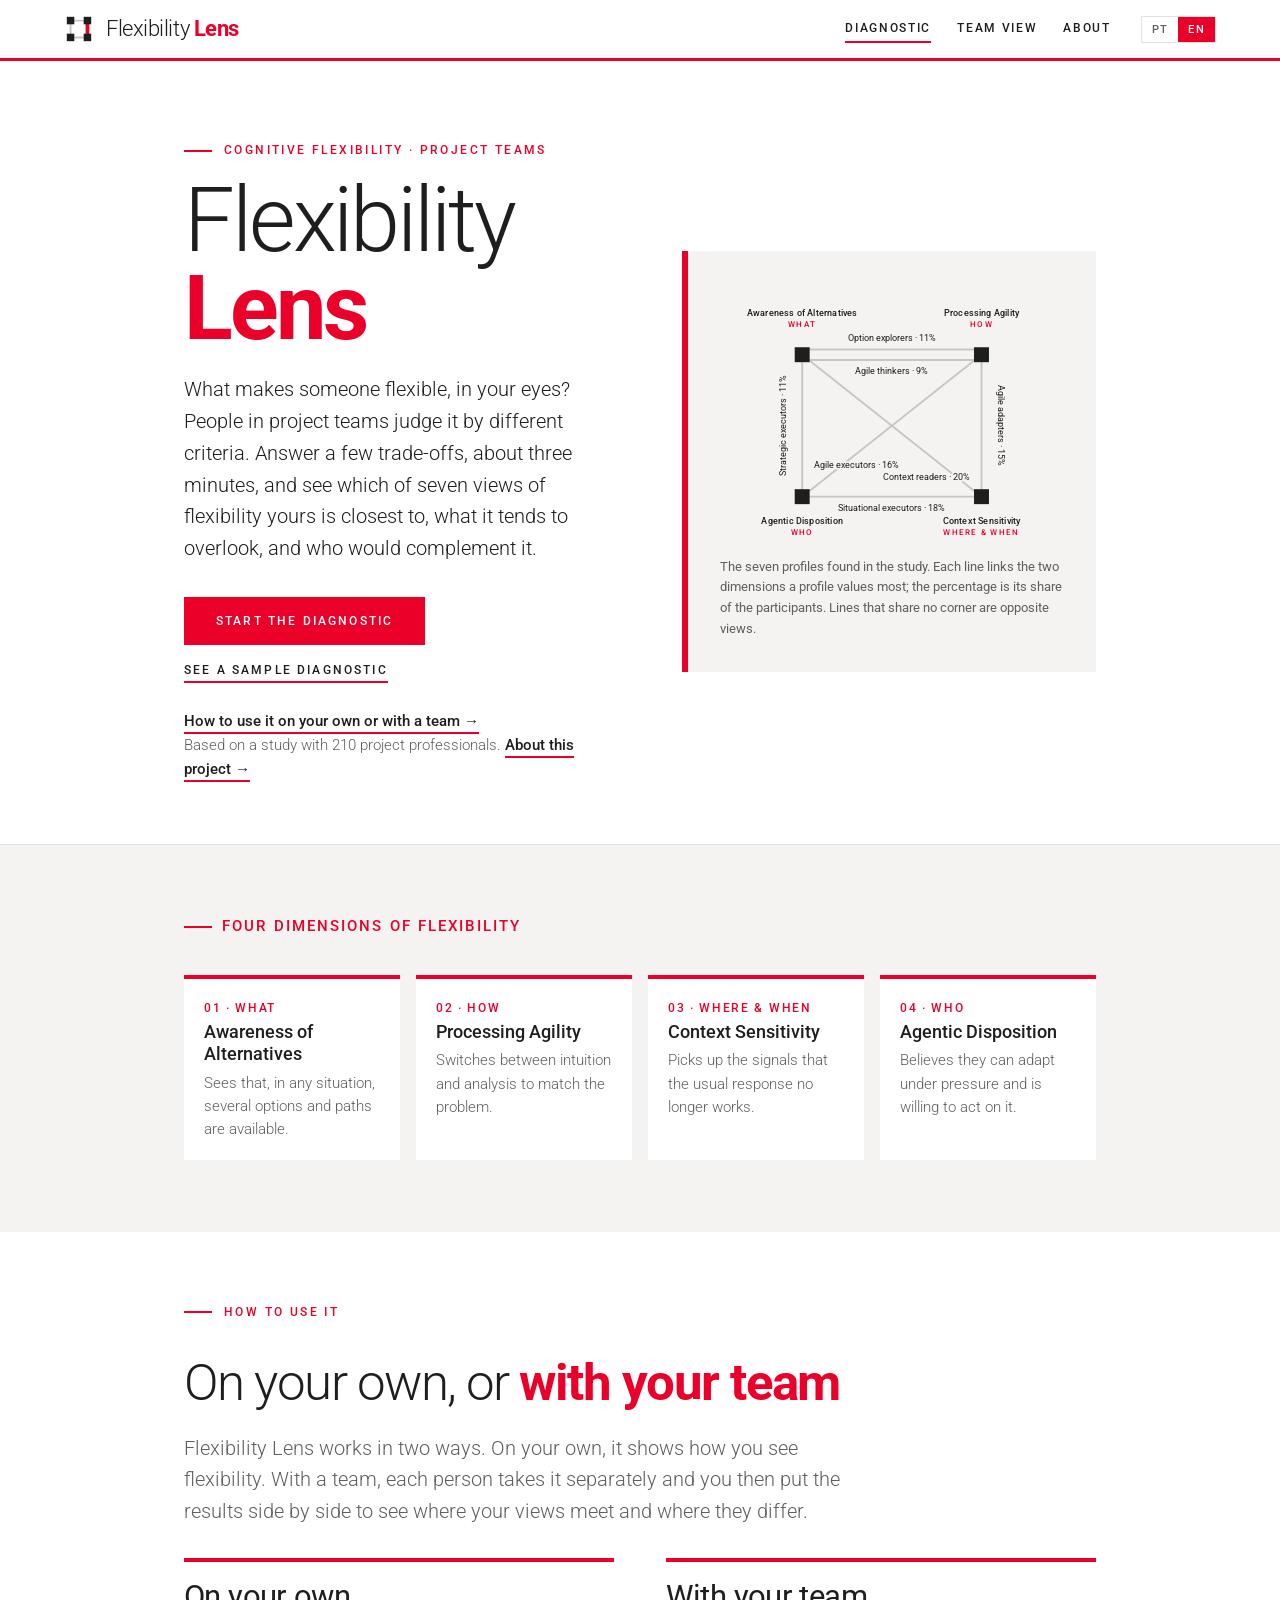
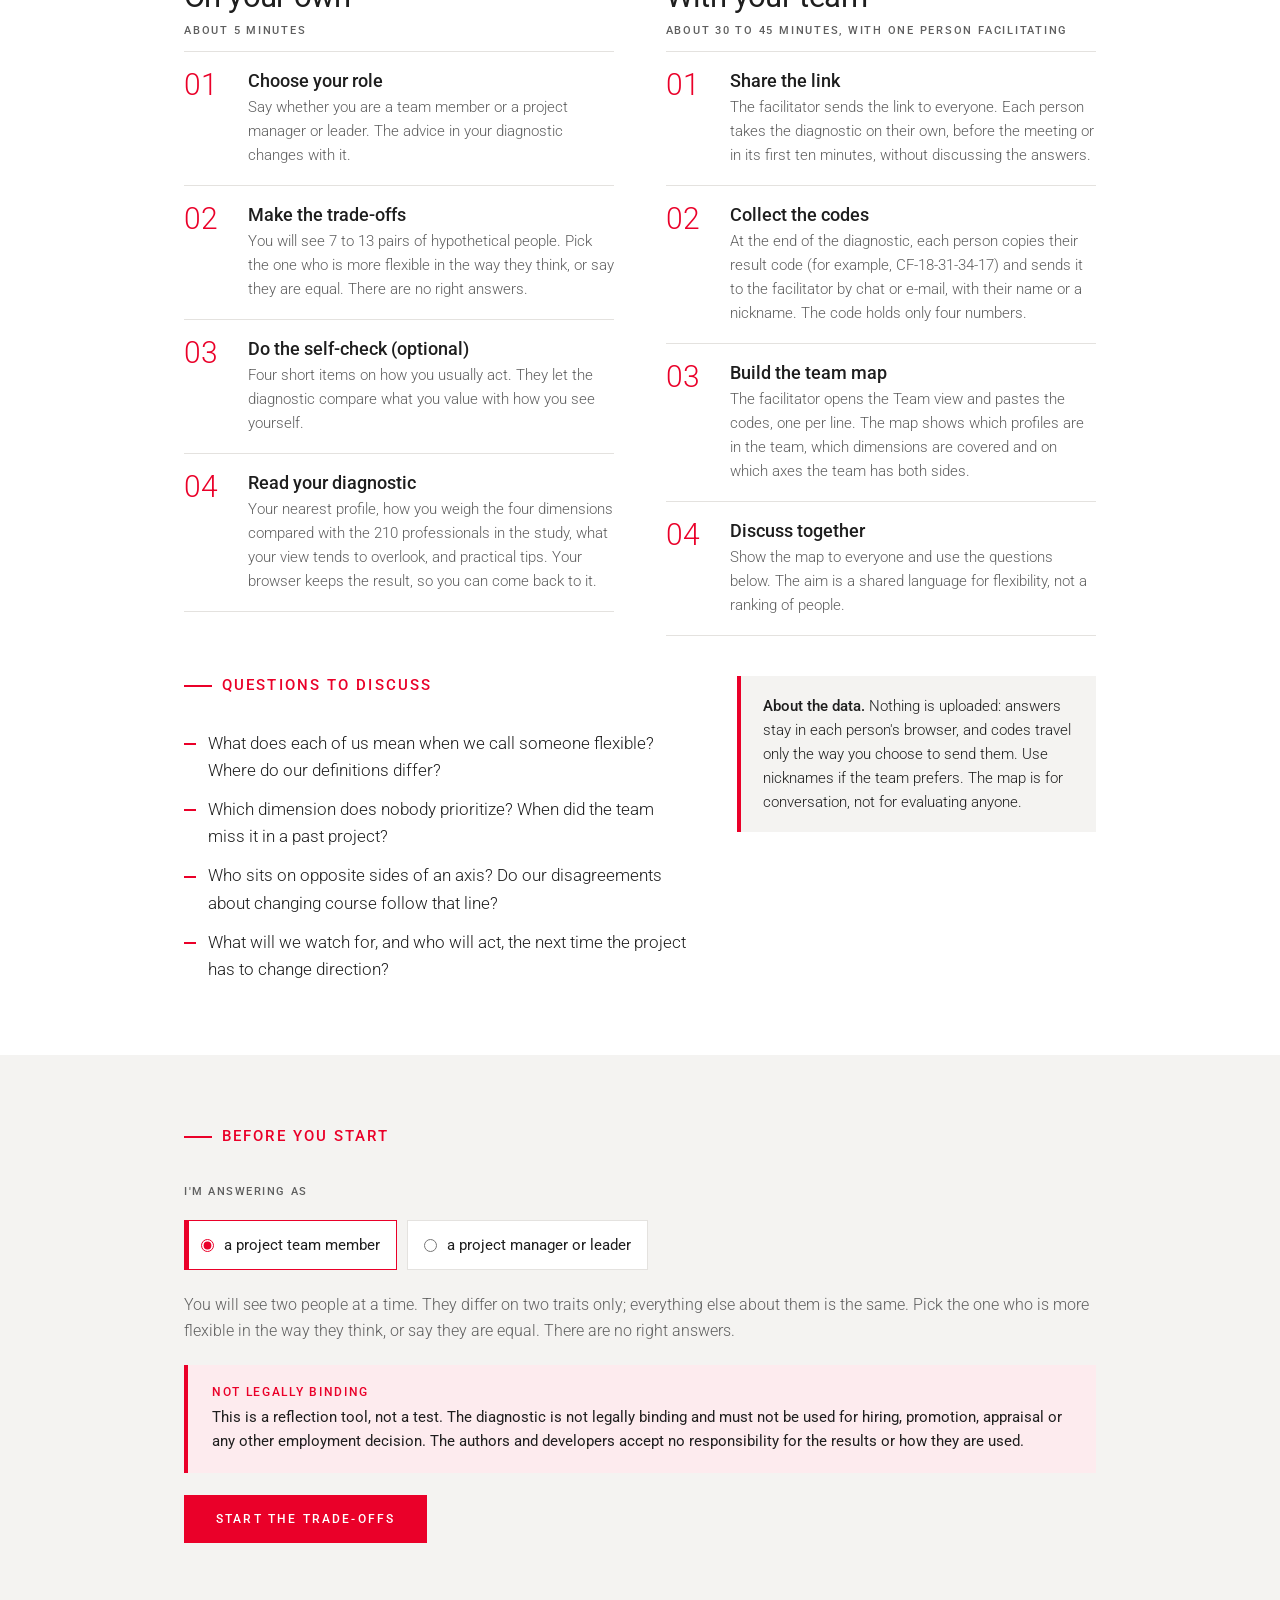
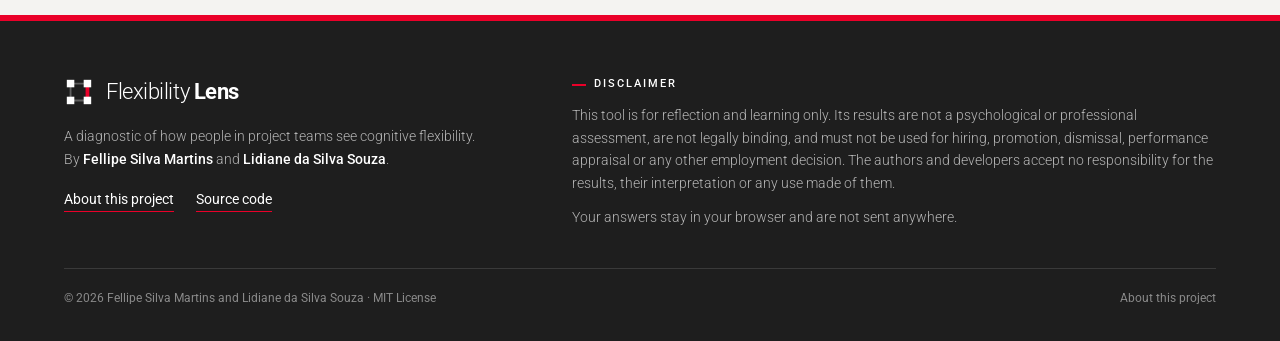
<file: index.html>
<!doctype html>
<html lang="en">
<head>
<meta charset="utf-8">
<meta name="viewport" content="width=device-width, initial-scale=1">
<title>Flexibility Lens</title>
<meta name="description" content="Which view of cognitive flexibility do you hold? A short diagnostic for project managers and team members, based on a study with 210 professionals. Em português e inglês.">
<meta name="author" content="Fellipe Silva Martins and Lidiane da Silva Souza">
<meta name="theme-color" content="#EA0029">
<meta property="og:type" content="website">
<meta property="og:title" content="Flexibility Lens">
<meta property="og:description" content="Which view of cognitive flexibility do you hold? A diagnostic for project managers and team members.">
<link rel="icon" type="image/svg+xml" href="assets/icon.svg">
<link rel="preconnect" href="https://fonts.googleapis.com"><link rel="preconnect" href="https://fonts.gstatic.com" crossorigin>
<link href="https://fonts.googleapis.com/css2?family=Roboto:wght@300;400;500;700&display=swap" rel="stylesheet">
<link rel="stylesheet" href="app.css">
</head>
<body>
<header class="top">
  <a href="./" class="wordmark" aria-label="Flexibility Lens, home"><svg viewBox="0 0 32 32" aria-hidden="true"><path d="M7 7H25V25H7Z" fill="none" stroke="#C9C6C1" stroke-width="2"/><path d="M25 7V25" stroke="#EA0029" stroke-width="4"/><rect x="3" y="3" width="8" height="8" fill="#1E1E1E"/><rect x="21" y="3" width="8" height="8" fill="#1E1E1E"/><rect x="21" y="21" width="8" height="8" fill="#1E1E1E"/><rect x="3" y="21" width="8" height="8" fill="#1E1E1E"/></svg><span>Flexibility <strong>Lens</strong></span></a>
  <nav class="tabs" aria-label="Sections">
    <button id="tab-me" aria-selected="true" data-t="navMe">Diagnostic</button>
    <button id="tab-team" aria-selected="false" data-t="navTeam">Team view</button>
    <a href="about/" data-about data-t="navAbout">About</a>
    <span class="lang" role="group" aria-label="Language / Idioma"><button data-lang="pt" aria-pressed="false">PT</button><button data-lang="en" aria-pressed="true">EN</button></span>
  </nav>
</header>

<main>
  <div id="view-me"></div>
  <div id="view-team" hidden></div>
</main>

<footer>
  <div class="foot-grid">
    <div>
      <a href="./" class="wordmark" aria-label="Flexibility Lens, home"><svg viewBox="0 0 32 32" aria-hidden="true"><path d="M7 7H25V25H7Z" fill="none" stroke="#5F5F5F" stroke-width="2"/><path d="M25 7V25" stroke="#EA0029" stroke-width="4"/><rect x="3" y="3" width="8" height="8" fill="#FFFFFF"/><rect x="21" y="3" width="8" height="8" fill="#FFFFFF"/><rect x="21" y="21" width="8" height="8" fill="#FFFFFF"/><rect x="3" y="21" width="8" height="8" fill="#FFFFFF"/></svg><span>Flexibility <strong>Lens</strong></span></a>
      <p data-t="footLine">A diagnostic of how people in project teams see cognitive flexibility.<br>By <strong>Fellipe Silva Martins</strong> and <strong>Lidiane da Silva Souza</strong>.</p>
      <div class="links"><a class="u" href="about/" data-about data-t="footAbout">About this project</a><a class="u" href="https://github.com/AI-LAB-MACKENZIE/flexibility-lens" data-t="footCode">Source code</a></div>
    </div>
    <div>
      <h5 data-t="footDiscH">Disclaimer</h5>
      <p data-t="footDisc">This tool is for reflection and learning only. Its results are not a psychological or professional assessment, are not legally binding, and must not be used for hiring, promotion, dismissal, performance appraisal or any other employment decision. The authors and developers accept no responsibility for the results, their interpretation or any use made of them.</p>
      <p data-t="footPriv">Your answers stay in your browser and are not sent anywhere.</p>
    </div>
  </div>
  <div class="foot-bottom"><span>© 2026 Fellipe Silva Martins and Lidiane da Silva Souza · MIT License</span><span><a href="about/" data-about data-t="footAbout">About this project</a></span></div>
</footer>
<script src="app.js"></script>
</body>
</html>
</file>
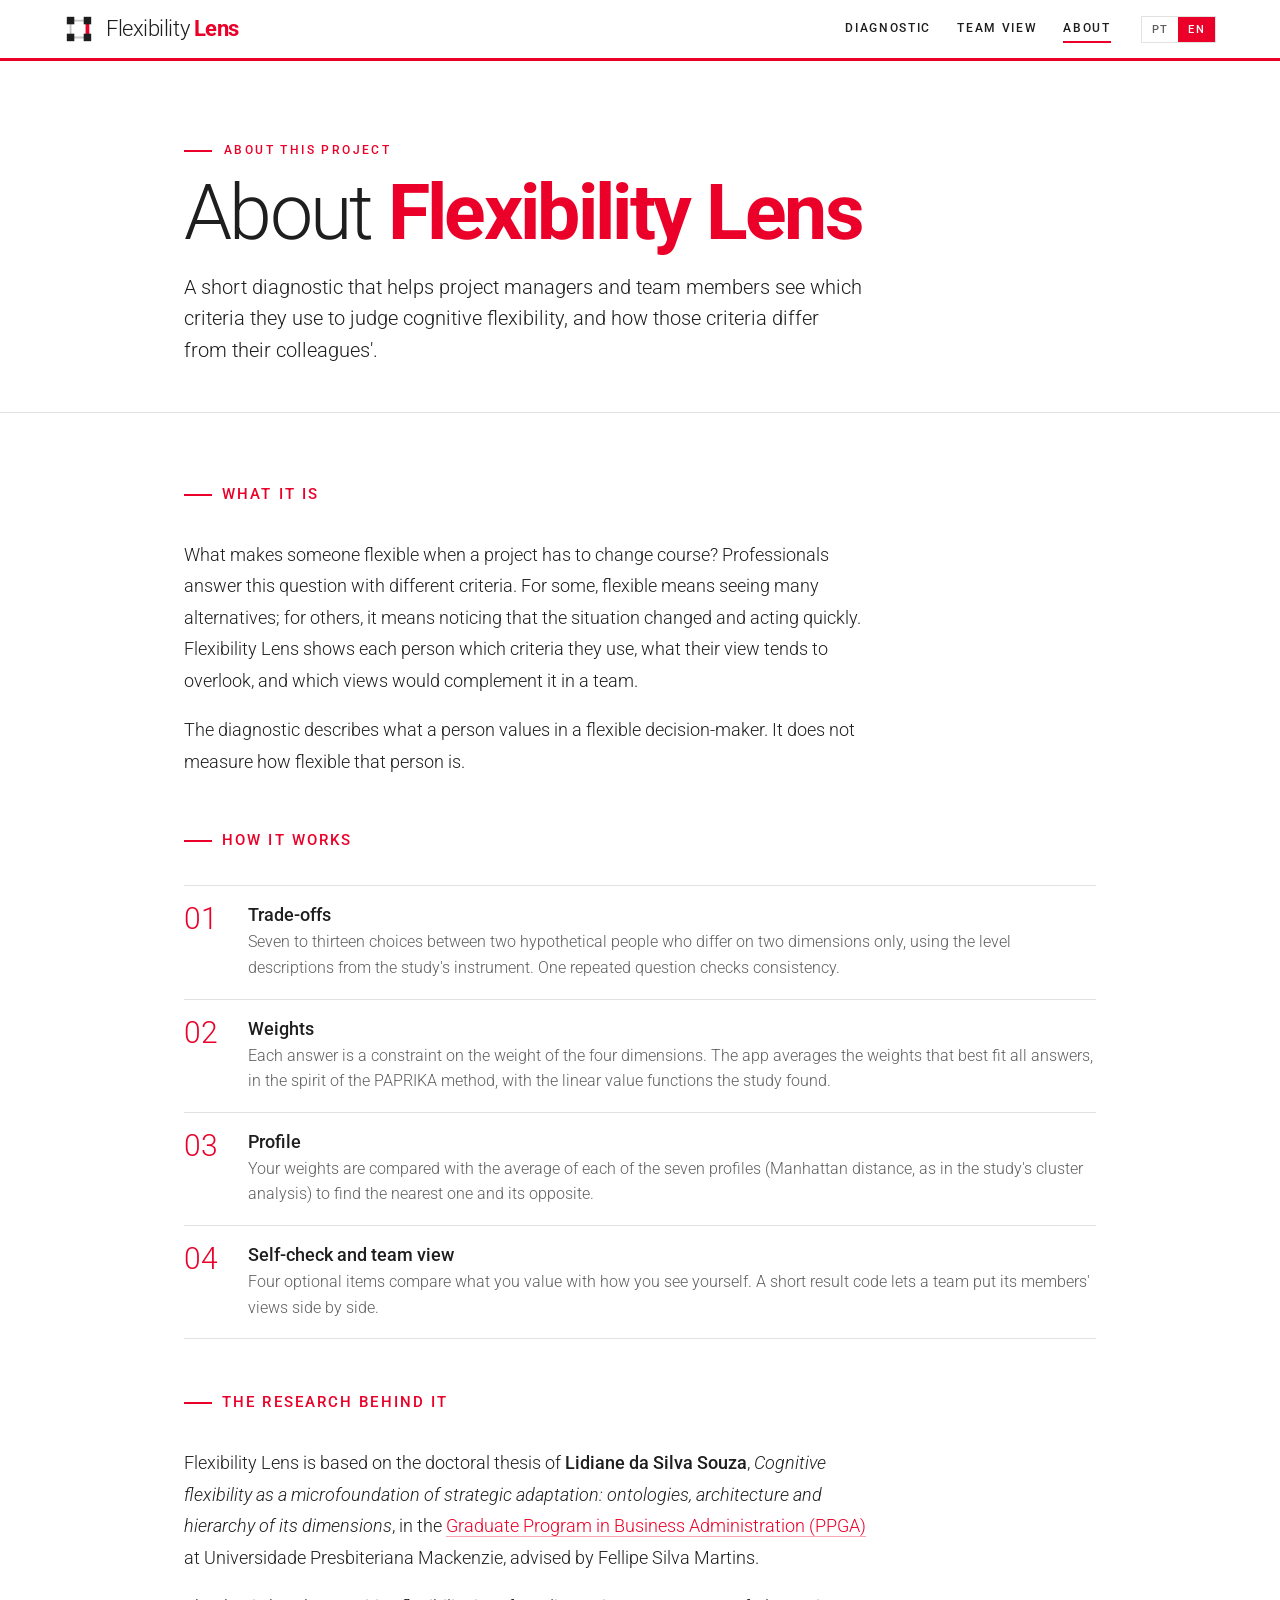
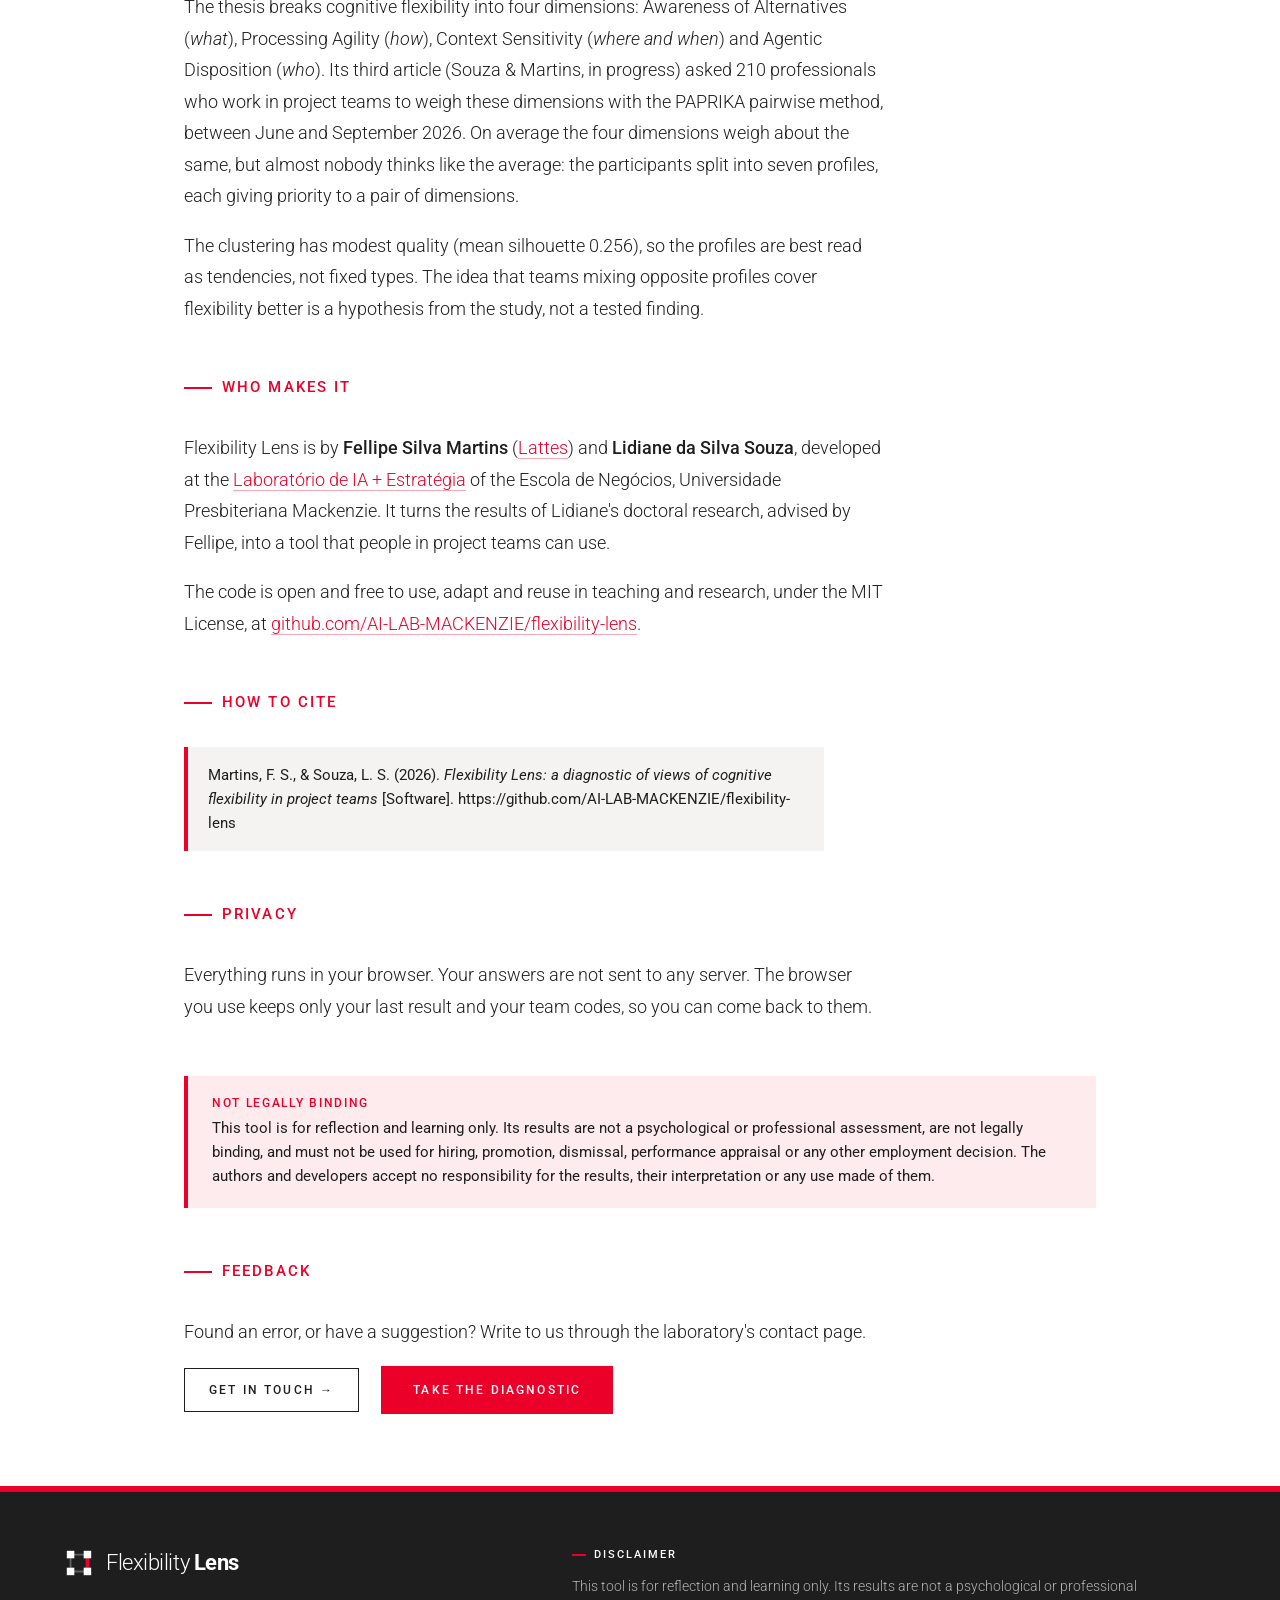
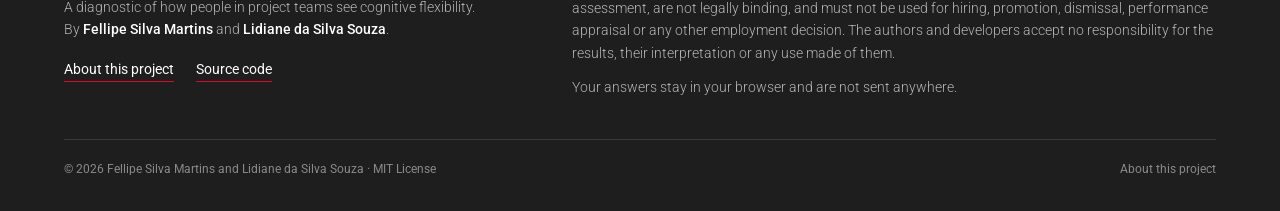
<file: about/index.html>
<!doctype html>
<html lang="en">
<head>
<meta charset="utf-8">
<meta name="viewport" content="width=device-width, initial-scale=1">
<title>About · Flexibility Lens</title>
<meta name="description" content="About Flexibility Lens: the research behind it, who makes it, how to cite it and how to use it responsibly.">
<meta name="author" content="Fellipe Silva Martins and Lidiane da Silva Souza">
<meta name="theme-color" content="#EA0029">
<link rel="icon" type="image/svg+xml" href="../assets/icon.svg">
<link rel="preconnect" href="https://fonts.googleapis.com"><link rel="preconnect" href="https://fonts.gstatic.com" crossorigin>
<link href="https://fonts.googleapis.com/css2?family=Roboto:wght@300;400;500;700&display=swap" rel="stylesheet">
<link rel="stylesheet" href="../app.css">
<link rel="alternate" hreflang="pt-BR" href="https://ai-lab-mackenzie.github.io/flexibility-lens/sobre/">
</head>
<body>
<header class="top">
  <a href="../?lang=en" class="wordmark" aria-label="Flexibility Lens, home"><svg viewBox="0 0 32 32" aria-hidden="true"><path d="M7 7H25V25H7Z" fill="none" stroke="#C9C6C1" stroke-width="2"/><path d="M25 7V25" stroke="#EA0029" stroke-width="4"/><rect x="3" y="3" width="8" height="8" fill="#1E1E1E"/><rect x="21" y="3" width="8" height="8" fill="#1E1E1E"/><rect x="21" y="21" width="8" height="8" fill="#1E1E1E"/><rect x="3" y="21" width="8" height="8" fill="#1E1E1E"/></svg><span>Flexibility <strong>Lens</strong></span></a>
  <nav class="tabs" aria-label="Sections">
    <a href="../?lang=en">Diagnostic</a>
    <a href="../?lang=en#team">Team view</a>
    <a href="./" class="on" aria-current="page">About</a>
    <span class="lang" role="group" aria-label="Language / Idioma"><a href="../sobre/" hreflang="pt-BR" lang="pt-BR">PT</a><span class="on">EN</span></span>
  </nav>
</header>

<main>
  <section class="page-head"><div class="wrap narrow">
    <p class="eyebrow">About this project</p>
    <h1>About <strong>Flexibility Lens</strong></h1>
    <p class="lead">A short diagnostic that helps project managers and team members see which criteria they use to judge cognitive flexibility, and how those criteria differ from their colleagues'.</p>
  </div></section>

  <section class="sec"><div class="wrap narrow">
    <div class="block">
      <p class="sec-title">What it is</p>
      <div class="prose">
        <p>What makes someone flexible when a project has to change course? Professionals answer this question with different criteria. For some, flexible means seeing many alternatives; for others, it means noticing that the situation changed and acting quickly. Flexibility Lens shows each person which criteria they use, what their view tends to overlook, and which views would complement it in a team.</p>
        <p>The diagnostic describes what a person values in a flexible decision-maker. It does not measure how flexible that person is.</p>
      </div>
    </div>

    <div class="block">
      <p class="sec-title">How it works</p>
      <ol class="steps">
        <li><b>Trade-offs</b><p>Seven to thirteen choices between two hypothetical people who differ on two dimensions only, using the level descriptions from the study's instrument. One repeated question checks consistency.</p></li>
        <li><b>Weights</b><p>Each answer is a constraint on the weight of the four dimensions. The app averages the weights that best fit all answers, in the spirit of the PAPRIKA method, with the linear value functions the study found.</p></li>
        <li><b>Profile</b><p>Your weights are compared with the average of each of the seven profiles (Manhattan distance, as in the study's cluster analysis) to find the nearest one and its opposite.</p></li>
        <li><b>Self-check and team view</b><p>Four optional items compare what you value with how you see yourself. A short result code lets a team put its members' views side by side.</p></li>
      </ol>
    </div>

    <div class="block">
      <p class="sec-title">The research behind it</p>
      <div class="prose">
        <p>Flexibility Lens is based on the doctoral thesis of <strong>Lidiane da Silva Souza</strong>, <em>Cognitive flexibility as a microfoundation of strategic adaptation: ontologies, architecture and hierarchy of its dimensions</em>, in the <a href="https://www.mackenzie.br/pos-graduacao/mestrado-doutorado/sao-paulo-higienopolis/administracao-de-empresas" target="_blank" rel="noopener">Graduate Program in Business Administration (PPGA)</a> at Universidade Presbiteriana Mackenzie, advised by Fellipe Silva Martins.</p>
        <p>The thesis breaks cognitive flexibility into four dimensions: Awareness of Alternatives (<em>what</em>), Processing Agility (<em>how</em>), Context Sensitivity (<em>where and when</em>) and Agentic Disposition (<em>who</em>). Its third article (Souza &amp; Martins, in progress) asked 210 professionals who work in project teams to weigh these dimensions with the PAPRIKA pairwise method, between June and September 2026. On average the four dimensions weigh about the same, but almost nobody thinks like the average: the participants split into seven profiles, each giving priority to a pair of dimensions.</p>
        <p>The clustering has modest quality (mean silhouette 0.256), so the profiles are best read as tendencies, not fixed types. The idea that teams mixing opposite profiles cover flexibility better is a hypothesis from the study, not a tested finding.</p>
      </div>
    </div>

    <div class="block">
      <p class="sec-title">Who makes it</p>
      <div class="prose">
        <p>Flexibility Lens is by <strong>Fellipe Silva Martins</strong> (<a href="http://lattes.cnpq.br/7912881403948084" target="_blank" rel="noopener">Lattes</a>) and <strong>Lidiane da Silva Souza</strong>, developed at the <a href="https://ai-lab-mackenzie.github.io/" target="_blank" rel="noopener">Laboratório de IA + Estratégia</a> of the Escola de Negócios, Universidade Presbiteriana Mackenzie. It turns the results of Lidiane's doctoral research, advised by Fellipe, into a tool that people in project teams can use.</p>
        <p>The code is open and free to use, adapt and reuse in teaching and research, under the MIT License, at <a href="https://github.com/AI-LAB-MACKENZIE/flexibility-lens" target="_blank" rel="noopener">github.com/AI-LAB-MACKENZIE/flexibility-lens</a>.</p>
      </div>
    </div>

    <div class="block">
      <p class="sec-title">How to cite</p>
      <p class="cite">Martins, F. S., &amp; Souza, L. S. (2026). <em>Flexibility Lens: a diagnostic of views of cognitive flexibility in project teams</em> [Software]. https://github.com/AI-LAB-MACKENZIE/flexibility-lens</p>
    </div>

    <div class="block">
      <p class="sec-title">Privacy</p>
      <div class="prose"><p>Everything runs in your browser. Your answers are not sent to any server. The browser you use keeps only your last result and your team codes, so you can come back to them.</p></div>
    </div>

    <div class="block">
      <div class="callout"><h4>Not legally binding</h4><p>This tool is for reflection and learning only. Its results are not a psychological or professional assessment, are not legally binding, and must not be used for hiring, promotion, dismissal, performance appraisal or any other employment decision. The authors and developers accept no responsibility for the results, their interpretation or any use made of them.</p></div>
    </div>

    <div class="block">
      <p class="sec-title">Feedback</p>
      <div class="prose"><p>Found an error, or have a suggestion? Write to us through the laboratory's contact page.</p></div>
      <div class="actions"><a class="btn-line" href="https://ai-lab-mackenzie.github.io/contato.html" target="_blank" rel="noopener">Get in touch →</a><a class="btn-red" href="../?lang=en">Take the diagnostic</a></div>
    </div>
  </div></section>
</main>

<footer>
  <div class="foot-grid">
    <div>
      <a href="../?lang=en" class="wordmark" aria-label="Flexibility Lens, home"><svg viewBox="0 0 32 32" aria-hidden="true"><path d="M7 7H25V25H7Z" fill="none" stroke="#5F5F5F" stroke-width="2"/><path d="M25 7V25" stroke="#EA0029" stroke-width="4"/><rect x="3" y="3" width="8" height="8" fill="#FFFFFF"/><rect x="21" y="3" width="8" height="8" fill="#FFFFFF"/><rect x="21" y="21" width="8" height="8" fill="#FFFFFF"/><rect x="3" y="21" width="8" height="8" fill="#FFFFFF"/></svg><span>Flexibility <strong>Lens</strong></span></a>
      <p>A diagnostic of how people in project teams see cognitive flexibility.<br>By <strong>Fellipe Silva Martins</strong> and <strong>Lidiane da Silva Souza</strong>.</p>
      <div class="links"><a class="u" href="./">About this project</a><a class="u" href="https://github.com/AI-LAB-MACKENZIE/flexibility-lens">Source code</a></div>
    </div>
    <div>
      <h5>Disclaimer</h5>
      <p>This tool is for reflection and learning only. Its results are not a psychological or professional assessment, are not legally binding, and must not be used for hiring, promotion, dismissal, performance appraisal or any other employment decision. The authors and developers accept no responsibility for the results, their interpretation or any use made of them.</p>
      <p>Your answers stay in your browser and are not sent anywhere.</p>
    </div>
  </div>
  <div class="foot-bottom"><span>© 2026 Fellipe Silva Martins and Lidiane da Silva Souza · MIT License</span><span><a href="./">About this project</a></span></div>
</footer>
</body>
</html>
</file>
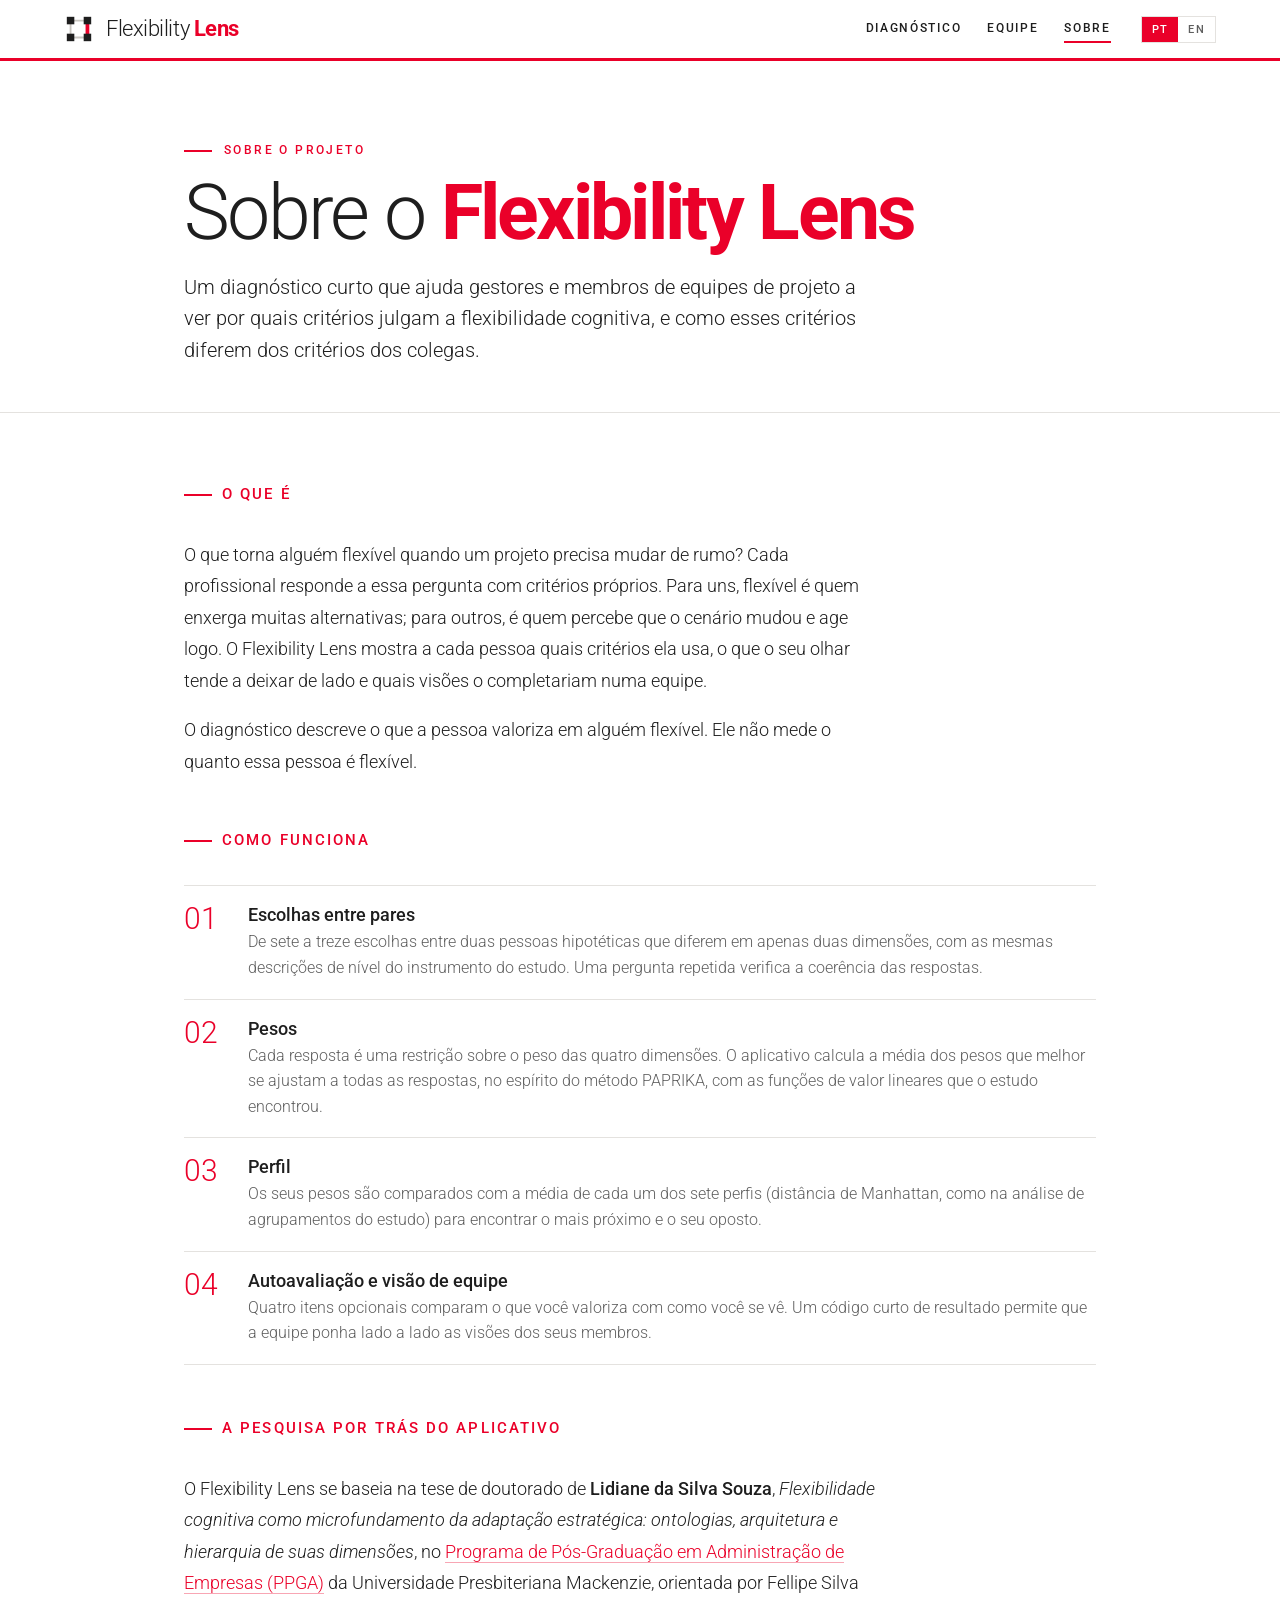
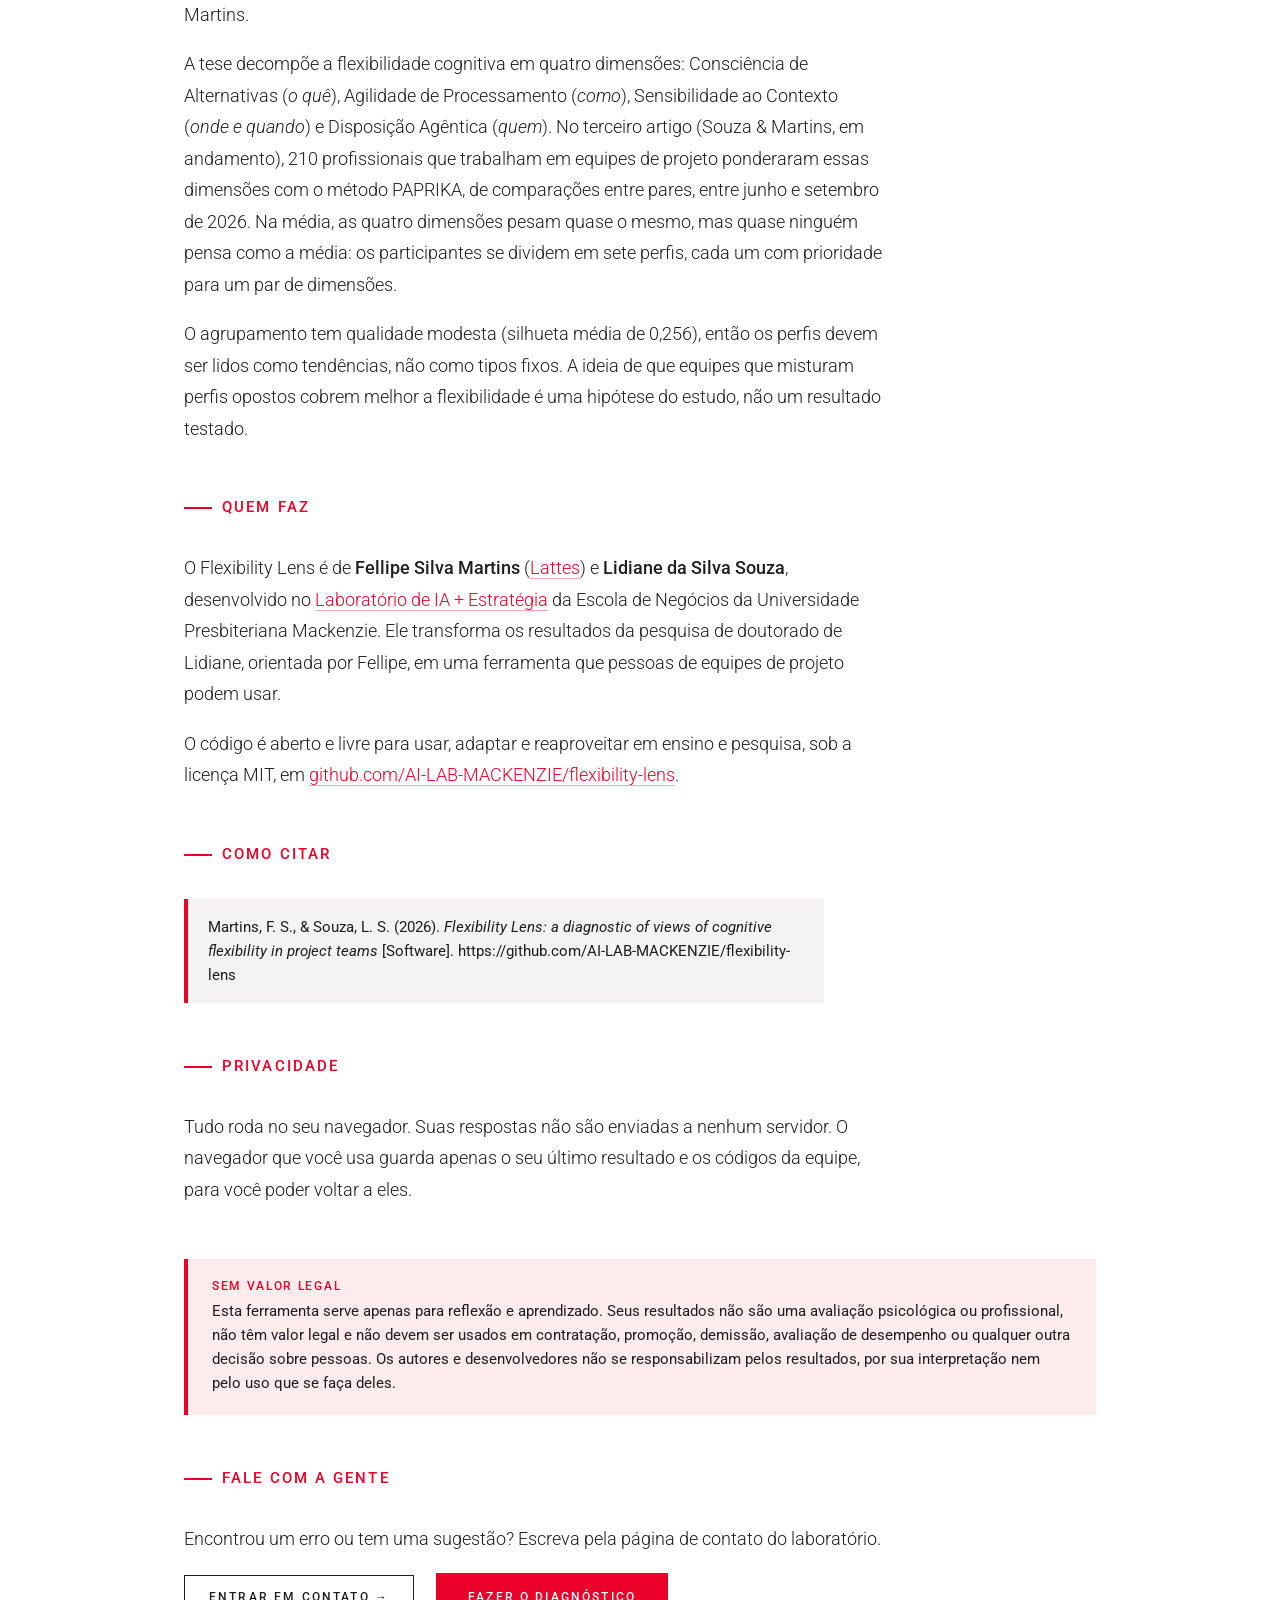
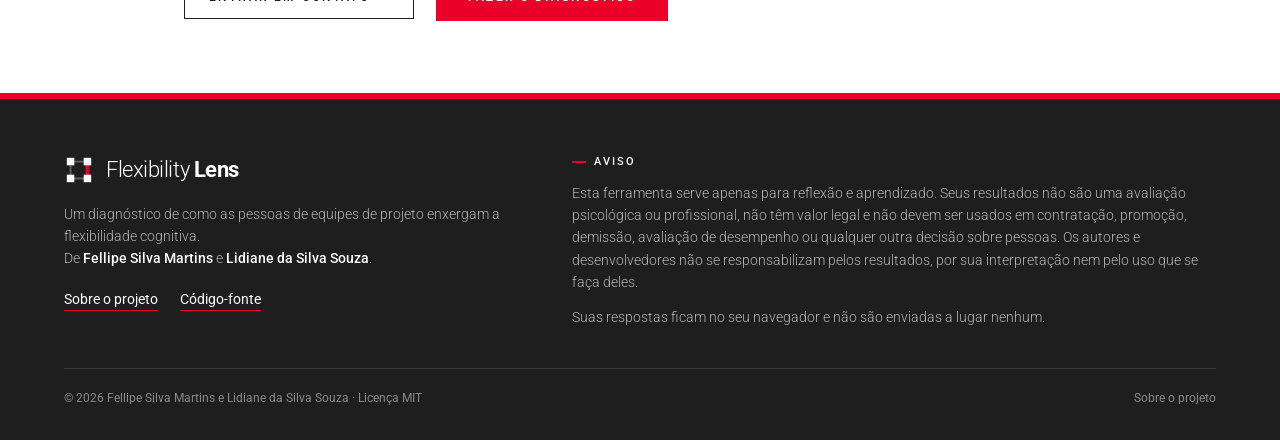
<file: sobre/index.html>
<!doctype html>
<html lang="pt-BR">
<head>
<meta charset="utf-8">
<meta name="viewport" content="width=device-width, initial-scale=1">
<title>Sobre · Flexibility Lens</title>
<meta name="description" content="Sobre o Flexibility Lens: a pesquisa por trás do aplicativo, quem faz, como citar e como usar com responsabilidade.">
<meta name="author" content="Fellipe Silva Martins e Lidiane da Silva Souza">
<meta name="theme-color" content="#EA0029">
<link rel="icon" type="image/svg+xml" href="../assets/icon.svg">
<link rel="preconnect" href="https://fonts.googleapis.com"><link rel="preconnect" href="https://fonts.gstatic.com" crossorigin>
<link href="https://fonts.googleapis.com/css2?family=Roboto:wght@300;400;500;700&display=swap" rel="stylesheet">
<link rel="stylesheet" href="../app.css">
<link rel="alternate" hreflang="en" href="https://ai-lab-mackenzie.github.io/flexibility-lens/about/">
</head>
<body>
<header class="top">
  <a href="../?lang=pt" class="wordmark" aria-label="Flexibility Lens, início"><svg viewBox="0 0 32 32" aria-hidden="true"><path d="M7 7H25V25H7Z" fill="none" stroke="#C9C6C1" stroke-width="2"/><path d="M25 7V25" stroke="#EA0029" stroke-width="4"/><rect x="3" y="3" width="8" height="8" fill="#1E1E1E"/><rect x="21" y="3" width="8" height="8" fill="#1E1E1E"/><rect x="21" y="21" width="8" height="8" fill="#1E1E1E"/><rect x="3" y="21" width="8" height="8" fill="#1E1E1E"/></svg><span>Flexibility <strong>Lens</strong></span></a>
  <nav class="tabs" aria-label="Seções">
    <a href="../?lang=pt">Diagnóstico</a>
    <a href="../?lang=pt#team">Equipe</a>
    <a href="./" class="on" aria-current="page">Sobre</a>
    <span class="lang" role="group" aria-label="Idioma / Language"><span class="on">PT</span><a href="../about/" hreflang="en" lang="en">EN</a></span>
  </nav>
</header>

<main>
  <section class="page-head"><div class="wrap narrow">
    <p class="eyebrow">Sobre o projeto</p>
    <h1>Sobre o <strong>Flexibility Lens</strong></h1>
    <p class="lead">Um diagnóstico curto que ajuda gestores e membros de equipes de projeto a ver por quais critérios julgam a flexibilidade cognitiva, e como esses critérios diferem dos critérios dos colegas.</p>
  </div></section>

  <section class="sec"><div class="wrap narrow">
    <div class="block">
      <p class="sec-title">O que é</p>
      <div class="prose">
        <p>O que torna alguém flexível quando um projeto precisa mudar de rumo? Cada profissional responde a essa pergunta com critérios próprios. Para uns, flexível é quem enxerga muitas alternativas; para outros, é quem percebe que o cenário mudou e age logo. O Flexibility Lens mostra a cada pessoa quais critérios ela usa, o que o seu olhar tende a deixar de lado e quais visões o completariam numa equipe.</p>
        <p>O diagnóstico descreve o que a pessoa valoriza em alguém flexível. Ele não mede o quanto essa pessoa é flexível.</p>
      </div>
    </div>

    <div class="block">
      <p class="sec-title">Como funciona</p>
      <ol class="steps">
        <li><b>Escolhas entre pares</b><p>De sete a treze escolhas entre duas pessoas hipotéticas que diferem em apenas duas dimensões, com as mesmas descrições de nível do instrumento do estudo. Uma pergunta repetida verifica a coerência das respostas.</p></li>
        <li><b>Pesos</b><p>Cada resposta é uma restrição sobre o peso das quatro dimensões. O aplicativo calcula a média dos pesos que melhor se ajustam a todas as respostas, no espírito do método PAPRIKA, com as funções de valor lineares que o estudo encontrou.</p></li>
        <li><b>Perfil</b><p>Os seus pesos são comparados com a média de cada um dos sete perfis (distância de Manhattan, como na análise de agrupamentos do estudo) para encontrar o mais próximo e o seu oposto.</p></li>
        <li><b>Autoavaliação e visão de equipe</b><p>Quatro itens opcionais comparam o que você valoriza com como você se vê. Um código curto de resultado permite que a equipe ponha lado a lado as visões dos seus membros.</p></li>
      </ol>
    </div>

    <div class="block">
      <p class="sec-title">A pesquisa por trás do aplicativo</p>
      <div class="prose">
        <p>O Flexibility Lens se baseia na tese de doutorado de <strong>Lidiane da Silva Souza</strong>, <em>Flexibilidade cognitiva como microfundamento da adaptação estratégica: ontologias, arquitetura e hierarquia de suas dimensões</em>, no <a href="https://www.mackenzie.br/pos-graduacao/mestrado-doutorado/sao-paulo-higienopolis/administracao-de-empresas" target="_blank" rel="noopener">Programa de Pós-Graduação em Administração de Empresas (PPGA)</a> da Universidade Presbiteriana Mackenzie, orientada por Fellipe Silva Martins.</p>
        <p>A tese decompõe a flexibilidade cognitiva em quatro dimensões: Consciência de Alternativas (<em>o quê</em>), Agilidade de Processamento (<em>como</em>), Sensibilidade ao Contexto (<em>onde e quando</em>) e Disposição Agêntica (<em>quem</em>). No terceiro artigo (Souza &amp; Martins, em andamento), 210 profissionais que trabalham em equipes de projeto ponderaram essas dimensões com o método PAPRIKA, de comparações entre pares, entre junho e setembro de 2026. Na média, as quatro dimensões pesam quase o mesmo, mas quase ninguém pensa como a média: os participantes se dividem em sete perfis, cada um com prioridade para um par de dimensões.</p>
        <p>O agrupamento tem qualidade modesta (silhueta média de 0,256), então os perfis devem ser lidos como tendências, não como tipos fixos. A ideia de que equipes que misturam perfis opostos cobrem melhor a flexibilidade é uma hipótese do estudo, não um resultado testado.</p>
      </div>
    </div>

    <div class="block">
      <p class="sec-title">Quem faz</p>
      <div class="prose">
        <p>O Flexibility Lens é de <strong>Fellipe Silva Martins</strong> (<a href="http://lattes.cnpq.br/7912881403948084" target="_blank" rel="noopener">Lattes</a>) e <strong>Lidiane da Silva Souza</strong>, desenvolvido no <a href="https://ai-lab-mackenzie.github.io/" target="_blank" rel="noopener">Laboratório de IA + Estratégia</a> da Escola de Negócios da Universidade Presbiteriana Mackenzie. Ele transforma os resultados da pesquisa de doutorado de Lidiane, orientada por Fellipe, em uma ferramenta que pessoas de equipes de projeto podem usar.</p>
        <p>O código é aberto e livre para usar, adaptar e reaproveitar em ensino e pesquisa, sob a licença MIT, em <a href="https://github.com/AI-LAB-MACKENZIE/flexibility-lens" target="_blank" rel="noopener">github.com/AI-LAB-MACKENZIE/flexibility-lens</a>.</p>
      </div>
    </div>

    <div class="block">
      <p class="sec-title">Como citar</p>
      <p class="cite">Martins, F. S., &amp; Souza, L. S. (2026). <em>Flexibility Lens: a diagnostic of views of cognitive flexibility in project teams</em> [Software]. https://github.com/AI-LAB-MACKENZIE/flexibility-lens</p>
    </div>

    <div class="block">
      <p class="sec-title">Privacidade</p>
      <div class="prose"><p>Tudo roda no seu navegador. Suas respostas não são enviadas a nenhum servidor. O navegador que você usa guarda apenas o seu último resultado e os códigos da equipe, para você poder voltar a eles.</p></div>
    </div>

    <div class="block">
      <div class="callout"><h4>Sem valor legal</h4><p>Esta ferramenta serve apenas para reflexão e aprendizado. Seus resultados não são uma avaliação psicológica ou profissional, não têm valor legal e não devem ser usados em contratação, promoção, demissão, avaliação de desempenho ou qualquer outra decisão sobre pessoas. Os autores e desenvolvedores não se responsabilizam pelos resultados, por sua interpretação nem pelo uso que se faça deles.</p></div>
    </div>

    <div class="block">
      <p class="sec-title">Fale com a gente</p>
      <div class="prose"><p>Encontrou um erro ou tem uma sugestão? Escreva pela página de contato do laboratório.</p></div>
      <div class="actions"><a class="btn-line" href="https://ai-lab-mackenzie.github.io/contato.html" target="_blank" rel="noopener">Entrar em contato →</a><a class="btn-red" href="../?lang=pt">Fazer o diagnóstico</a></div>
    </div>
  </div></section>
</main>

<footer>
  <div class="foot-grid">
    <div>
      <a href="../?lang=pt" class="wordmark" aria-label="Flexibility Lens, início"><svg viewBox="0 0 32 32" aria-hidden="true"><path d="M7 7H25V25H7Z" fill="none" stroke="#5F5F5F" stroke-width="2"/><path d="M25 7V25" stroke="#EA0029" stroke-width="4"/><rect x="3" y="3" width="8" height="8" fill="#FFFFFF"/><rect x="21" y="3" width="8" height="8" fill="#FFFFFF"/><rect x="21" y="21" width="8" height="8" fill="#FFFFFF"/><rect x="3" y="21" width="8" height="8" fill="#FFFFFF"/></svg><span>Flexibility <strong>Lens</strong></span></a>
      <p>Um diagnóstico de como as pessoas de equipes de projeto enxergam a flexibilidade cognitiva.<br>De <strong>Fellipe Silva Martins</strong> e <strong>Lidiane da Silva Souza</strong>.</p>
      <div class="links"><a class="u" href="./">Sobre o projeto</a><a class="u" href="https://github.com/AI-LAB-MACKENZIE/flexibility-lens">Código-fonte</a></div>
    </div>
    <div>
      <h5>Aviso</h5>
      <p>Esta ferramenta serve apenas para reflexão e aprendizado. Seus resultados não são uma avaliação psicológica ou profissional, não têm valor legal e não devem ser usados em contratação, promoção, demissão, avaliação de desempenho ou qualquer outra decisão sobre pessoas. Os autores e desenvolvedores não se responsabilizam pelos resultados, por sua interpretação nem pelo uso que se faça deles.</p>
      <p>Suas respostas ficam no seu navegador e não são enviadas a lugar nenhum.</p>
    </div>
  </div>
  <div class="foot-bottom"><span>© 2026 Fellipe Silva Martins e Lidiane da Silva Souza · Licença MIT</span><span><a href="./">Sobre o projeto</a></span></div>
</footer>
</body>
</html>
</file>
<file: app.css>
/* Flexibility Lens · red #EA0029 and warm greys, Roboto (light headings, one bold red word),
   uppercase tracked labels, square corners and red rules. */
:root {
  --red: #EA0029;
  --red-deep: #B8001F;
  --red-tint: #FDEBEE;
  --paper: #FFFFFF;
  --paper-2: #F4F3F1;
  --ink: #1E1E1E;
  --ink-soft: #5F5F5F;
  --line: #E4E2DF;
  --sans: "Roboto", "Helvetica Neue", Helvetica, Arial, sans-serif;
  --gutter: clamp(20px, 5vw, 72px);
  color-scheme: light;
}
* { box-sizing: border-box; margin: 0; padding: 0; }
body { background: var(--paper); color: var(--ink); font-family: var(--sans); font-size: 16px; line-height: 1.6; -webkit-font-smoothing: antialiased; }
a { color: inherit; text-decoration: none; }
img { display: block; max-width: 100%; }
::selection { background: var(--red); color: #fff; }
[hidden] { display: none !important; }
:focus-visible { outline: 3px solid var(--red); outline-offset: 2px; }

/* ---------- Common type ---------- */
.eyebrow { font: 500 12px/1.4 var(--sans); letter-spacing: .2em; text-transform: uppercase; color: var(--red); }
.eyebrow::before { content: ""; display: inline-block; width: 28px; height: 2px; background: var(--red); vertical-align: middle; margin-right: 12px; }
h1, h2, h3 { text-wrap: balance; }
h2.big { font: 300 clamp(32px, 4vw, 52px)/1.06 var(--sans); letter-spacing: -.03em; margin-top: 14px; }
h1 strong, h2 strong { font-weight: 700; color: var(--red); }
.wrap { padding: 0 var(--gutter); max-width: 1440px; margin: 0 auto; }
.narrow { max-width: 1040px; }
.lead { font: 300 clamp(18px, 1.6vw, 21px)/1.55 var(--sans); color: var(--ink-soft); max-width: 62ch; }
.small { font-size: 14px; }
.soft { color: var(--ink-soft); font-weight: 300; }
.sec { padding: clamp(48px, 8vh, 96px) 0; }
.sec.tint { background: var(--paper-2); }
.sec-title { font: 500 15px var(--sans); letter-spacing: .14em; text-transform: uppercase; color: var(--red); margin-bottom: 18px; }
.sec-title::before { content: ""; display: inline-block; width: 28px; height: 2px; background: var(--red); vertical-align: middle; margin-right: 10px; }
.stack { display: flex; flex-direction: column; gap: 22px; }
.block { display: flex; flex-direction: column; gap: 18px; }
.block + .block { margin-top: clamp(40px, 6vh, 64px); }

/* ---------- Buttons ---------- */
.btn-red, .btn-line, .btn-text { font: 500 12px var(--sans); letter-spacing: .18em; text-transform: uppercase; cursor: pointer; border-radius: 0; }
.btn-red { display: inline-block; background: var(--red); color: #fff; padding: 17px 32px; border: 0; transition: background .25s; }
.btn-red:hover { background: var(--red-deep); }
.btn-line { display: inline-block; background: #fff; color: var(--ink); border: 1px solid var(--ink); padding: 14px 24px; transition: background .2s, color .2s, border-color .2s; }
.btn-line:hover { background: var(--red); border-color: var(--red); color: #fff; }
.btn-text { background: none; border: 0; border-bottom: 2px solid var(--red); padding: 4px 0; color: var(--ink); }
.btn-text:hover { color: var(--red); }
.btn-text:disabled { opacity: .35; cursor: not-allowed; }
.actions { display: flex; gap: 14px 22px; flex-wrap: wrap; align-items: center; }

/* ---------- Wordmark and header ---------- */
.wordmark { display: inline-flex; align-items: center; gap: 12px; font: 300 22px/1 var(--sans); letter-spacing: -.02em; color: var(--ink); }
.wordmark strong { font-weight: 700; color: var(--red); }
.wordmark svg { width: 30px; height: 30px; flex: none; }
header.top { position: sticky; top: 0; z-index: 10; display: flex; align-items: center; justify-content: space-between; gap: 20px; padding: 14px var(--gutter); background: rgba(255,255,255,.98); border-bottom: 3px solid var(--red); }
nav.tabs { display: flex; gap: 26px; align-items: center; }
nav.tabs button, nav.tabs a { background: none; border: 0; font: 500 12px var(--sans); letter-spacing: .14em; text-transform: uppercase; padding: 6px 0; border-bottom: 2px solid transparent; cursor: pointer; color: var(--ink); }
nav.tabs button:hover, nav.tabs a:hover, nav.tabs [aria-selected="true"], nav.tabs a.on { border-bottom-color: var(--red); }

/* ---------- Opening ---------- */
.opening { padding: clamp(48px, 9vh, 104px) 0 clamp(40px, 7vh, 80px); border-bottom: 1px solid var(--line); }
.opening-grid { display: grid; grid-template-columns: minmax(0, 1.05fr) minmax(0, 1fr); gap: clamp(28px, 5vw, 72px); align-items: center; }
.opening h1 { font: 300 clamp(48px, 7vw, 100px)/.98 var(--sans); letter-spacing: -.035em; margin-top: 18px; }
.opening .lead { margin-top: 22px; color: var(--ink); }
.opening .actions { margin-top: 32px; }
.opening .about-line { margin-top: 26px; font-size: 15px; font-weight: 300; color: var(--ink-soft); }
.opening .about-line a { color: var(--ink); border-bottom: 2px solid var(--red); padding-bottom: 2px; font-weight: 500; }
.opening .about-line a:hover { color: var(--red); }

/* ---------- Dimensions (fit cards) ---------- */
.fit { display: grid; grid-template-columns: repeat(4, minmax(0, 1fr)); gap: 16px; }
.fit > div { padding: 22px 20px 18px; background: var(--paper-2); border-top: 4px solid var(--red); display: flex; flex-direction: column; gap: 6px; min-width: 0; }
.fit .n { font: 500 12px var(--sans); letter-spacing: .14em; color: var(--red); text-transform: uppercase; }
.fit h3 { font: 500 18px/1.25 var(--sans); }
.fit p { font-size: 15px; font-weight: 300; color: var(--ink-soft); line-height: 1.55; }
.fit.two { grid-template-columns: repeat(2, minmax(0, 1fr)); }

/* ---------- Square diagram ---------- */
.diagram { background: var(--paper-2); padding: clamp(16px, 3vw, 32px); border-left: 6px solid var(--red); }
.sq { width: 100%; max-width: 560px; height: auto; margin: 0 auto; display: block; }
.sq text { font-family: var(--sans); fill: var(--ink); }
.sq .vlab { font-size: 12.5px; font-weight: 500; letter-spacing: .02em; }
.sq .vq { font-size: 10.5px; font-weight: 500; letter-spacing: .16em; fill: var(--red); }
.sq .elab { font-size: 12.5px; font-weight: 400; paint-order: stroke; stroke: var(--paper-2); stroke-width: 5px; stroke-linejoin: round; }
.sq .elab.mine { font-weight: 700; fill: var(--red); }
.sq .elab.dim { fill: var(--ink-soft); }
.caption { font-size: 13px; color: var(--ink-soft); margin-top: 12px; }

/* ---------- Intro form ---------- */
.role { display: flex; gap: 10px; flex-wrap: wrap; }
.role label { display: flex; align-items: center; gap: 10px; border: 1px solid var(--line); padding: 12px 16px; cursor: pointer; font-size: 15px; background: #fff; }
.role label:has(input:checked) { border-color: var(--red); box-shadow: inset 4px 0 0 var(--red); }
.role input, .sc input { accent-color: var(--red); }
.label { font: 500 11px var(--sans); letter-spacing: .14em; text-transform: uppercase; color: var(--ink-soft); }

/* ---------- Callout (disclaimer) ---------- */
.callout { background: var(--red-tint); border-left: 4px solid var(--red); padding: 20px 24px; }
.callout h4 { font: 500 12px var(--sans); letter-spacing: .14em; text-transform: uppercase; color: var(--red); margin-bottom: 6px; }
.callout p { font-size: 15px; line-height: 1.6; }

/* ---------- Question ---------- */
.progress { height: 3px; background: var(--line); }
.progress > i { display: block; height: 100%; background: var(--red); transition: width .3s; }
.qmeta { display: flex; justify-content: space-between; gap: 12px; font: 500 11px var(--sans); letter-spacing: .16em; text-transform: uppercase; color: var(--ink-soft); }
.qprompt { font: 300 clamp(26px, 3vw, 38px)/1.15 var(--sans); letter-spacing: -.02em; }
.qprompt strong { font-weight: 700; color: var(--red); }
.choices { display: grid; grid-template-columns: repeat(2, minmax(0, 1fr)); gap: 20px; }
.person { appearance: none; text-align: left; font: inherit; color: var(--ink); background: #fff; border: 1px solid var(--line); border-left: 6px solid var(--line); padding: 24px 24px 20px; display: flex; flex-direction: column; gap: 18px; cursor: pointer; min-width: 0; transition: border-color .2s, box-shadow .2s; }
.person:hover { border-color: var(--red); border-left-color: var(--red); box-shadow: 0 10px 28px rgba(0,0,0,.07); }
.person .who { display: flex; justify-content: space-between; align-items: baseline; font: 400 26px/1 var(--sans); letter-spacing: -.02em; }
.kbd { font: 500 11px var(--sans); letter-spacing: .1em; border: 1px solid var(--line); padding: 2px 7px; color: var(--ink-soft); }
.trait { display: flex; flex-direction: column; gap: 6px; padding-top: 14px; border-top: 1px solid var(--line); }
.trait .lvl { display: flex; gap: 10px; align-items: center; font: 500 12px var(--sans); letter-spacing: .1em; text-transform: uppercase; color: var(--ink-soft); }
.trait p { font-size: 16px; font-weight: 300; line-height: 1.55; }
.badge { font: 500 10.5px var(--sans); letter-spacing: .14em; text-transform: uppercase; padding: 3px 8px; border: 1px solid var(--ink); color: var(--ink); white-space: nowrap; }
.badge.h { background: var(--red); border-color: var(--red); color: #fff; }
.badge.m { border-color: var(--ink); }
.badge.l { border-style: dashed; border-color: var(--ink-soft); color: var(--ink-soft); }
.same { font-size: 13px; color: var(--ink-soft); }

/* ---------- Self-check ---------- */
.sc { border: 0; display: flex; flex-direction: column; gap: 8px; }
.sc legend { font: 500 18px var(--sans); margin-bottom: 10px; }
.sc legend span { font: 500 11px var(--sans); letter-spacing: .14em; text-transform: uppercase; color: var(--red); margin-left: 8px; }
.sc label { display: flex; gap: 12px; align-items: flex-start; border: 1px solid var(--line); padding: 12px 16px; cursor: pointer; font-weight: 300; background: #fff; }
.sc label:has(input:checked) { border-color: var(--red); box-shadow: inset 4px 0 0 var(--red); font-weight: 400; }
.sc input { margin-top: 6px; }

/* ---------- Result ---------- */
.result-head { display: grid; grid-template-columns: minmax(0, 1fr) minmax(0, 1fr); gap: clamp(28px, 5vw, 72px); align-items: center; }
.quote { border-left: 4px solid var(--red); padding: 4px 0 4px 22px; font: 400 clamp(19px, 1.7vw, 22px)/1.5 var(--sans); }
.figures { display: flex; gap: clamp(24px, 4vw, 56px); flex-wrap: wrap; }
.figures b { display: block; font: 300 48px/1 var(--sans); color: var(--red); letter-spacing: -.03em; }
.figures span { font: 500 11px var(--sans); letter-spacing: .16em; text-transform: uppercase; color: var(--ink-soft); }
.bars { display: flex; flex-direction: column; gap: 18px; }
.bar { display: grid; grid-template-columns: minmax(0, 220px) minmax(0, 1fr) 3.6em; gap: 16px; align-items: center; }
.bar .nm { font: 500 15px/1.25 var(--sans); }
.bar .nm small { display: block; font: 500 10.5px var(--sans); letter-spacing: .16em; text-transform: uppercase; color: var(--red); margin-top: 3px; }
.track { position: relative; height: 18px; background: var(--paper-2); }
.track .fill { position: absolute; left: 0; top: 0; bottom: 0; background: var(--red); }
.track .eq { position: absolute; top: -5px; bottom: -5px; border-left: 1px dashed var(--ink-soft); }
.track .avg { position: absolute; top: -6px; bottom: -6px; width: 3px; margin-left: -1.5px; background: var(--ink); }
.track .cen { position: absolute; top: 50%; width: 13px; height: 13px; margin: -6.5px 0 0 -6.5px; border: 2.5px solid var(--ink); background: #fff; transform: rotate(45deg); }
.bar .val { font: 300 22px/1 var(--sans); text-align: right; font-variant-numeric: tabular-nums; letter-spacing: -.02em; }
.legend { display: flex; gap: 20px; flex-wrap: wrap; font-size: 13px; color: var(--ink-soft); }
.legend span { display: inline-flex; align-items: center; gap: 8px; }
.lg-avg { width: 3px; height: 14px; background: var(--ink); display: inline-block; }
.lg-cen { width: 10px; height: 10px; border: 2.5px solid var(--ink); display: inline-block; transform: rotate(45deg); }
.lg-eq { height: 14px; border-left: 1px dashed var(--ink-soft); display: inline-block; }
.rows { list-style: none; border-top: 1px solid var(--line); }
.rows li { display: grid; grid-template-columns: minmax(0, 1fr) auto; gap: 6px 20px; padding: 18px 0; border-bottom: 1px solid var(--line); }
.rows h3 { font: 500 18px var(--sans); }
.rows .meta { font-size: 13px; color: var(--ink-soft); }
.rows p { font-size: 16px; font-weight: 300; color: var(--ink-soft); grid-column: 1 / -1; }
.dash-list { list-style: none; display: grid; gap: 12px; }
.dash-list li { padding-left: 24px; position: relative; font-size: 17px; font-weight: 300; line-height: 1.6; }
.dash-list li::before { content: ""; position: absolute; left: 0; top: .78em; width: 12px; height: 2px; background: var(--red); }
.code-row { display: flex; gap: 14px; flex-wrap: wrap; align-items: center; }
.code { font: 400 20px var(--sans); letter-spacing: .08em; background: var(--paper-2); border-left: 4px solid var(--red); padding: 12px 18px; user-select: all; }
.example-flag { display: inline-block; align-self: flex-start; font: 500 11px var(--sans); letter-spacing: .14em; text-transform: uppercase; background: #FFF3C4; color: #7A5B00; padding: 4px 10px; }

/* ---------- Team ---------- */
textarea { width: 100%; min-height: 150px; font: 400 15px var(--sans); color: var(--ink); background: #fff; border: 1px solid var(--line); padding: 13px 14px; border-radius: 0; resize: vertical; outline: none; }
textarea:focus { border-color: var(--red); }
.form-box { background: var(--paper-2); border-top: 6px solid var(--red); padding: clamp(22px, 3vw, 40px); display: flex; flex-direction: column; gap: 14px; }
.cov { display: grid; grid-template-columns: repeat(4, minmax(0, 1fr)); border-left: 3px solid var(--red); }
.cov div { padding: 6px clamp(12px, 2vw, 28px); }
.cov b { display: block; font: 300 52px/1 var(--sans); letter-spacing: -.03em; }
.cov span { font-size: 14px; font-weight: 300; color: var(--ink-soft); }
.axis { display: grid; grid-template-columns: minmax(0, 1fr) minmax(0, 170px) minmax(0, 1fr); gap: 16px; align-items: center; padding: 18px 0; border-bottom: 1px solid var(--line); }
.axis .pole b { font: 500 16px var(--sans); display: block; }
.axis .pole span { font-size: 14px; font-weight: 300; color: var(--ink-soft); }
.axis .pole.on b { color: var(--red); }
.axis .pole.off { opacity: .55; }
.axis .pole:last-child { text-align: right; }
.axis .mid { text-align: center; font: 500 10.5px/1.5 var(--sans); letter-spacing: .14em; text-transform: uppercase; color: var(--ink-soft); }
.axis .mid b { display: block; color: var(--ink); }
.tablewrap { overflow-x: auto; }
table { border-collapse: collapse; width: 100%; font-size: 15px; }
th, td { text-align: left; padding: 12px 8px; border-bottom: 1px solid var(--line); }
th { font: 500 11px var(--sans); letter-spacing: .14em; text-transform: uppercase; color: var(--ink-soft); }
td.num { font-variant-numeric: tabular-nums; font-weight: 300; }
tr.total td { font-weight: 500; border-bottom: 2px solid var(--ink); }

/* ---------- Footer ---------- */
footer { background: var(--ink); color: #D6D6D6; padding: 56px var(--gutter) 32px; border-top: 6px solid var(--red); }
.foot-grid { display: grid; grid-template-columns: 1fr 1.4fr; gap: 48px; max-width: 1440px; margin: 0 auto; }
footer .wordmark { color: #fff; margin-bottom: 18px; }
footer .wordmark strong { color: #fff; }
footer p { font-size: 14px; font-weight: 300; color: #B4B4B4; }
footer p + p { margin-top: 12px; }
footer strong { color: #fff; font-weight: 500; }
footer h5 { font: 500 11px var(--sans); letter-spacing: .18em; text-transform: uppercase; color: #fff; margin-bottom: 14px; }
footer h5::before { content: ""; display: inline-block; width: 14px; height: 2px; background: var(--red); vertical-align: middle; margin-right: 8px; }
footer a.u { color: #fff; border-bottom: 1px solid var(--red); }
footer a.u:hover { color: var(--red); }
footer .links { display: flex; gap: 22px; flex-wrap: wrap; margin-top: 18px; font-size: 14px; }
.foot-bottom { max-width: 1440px; margin: 40px auto 0; padding-top: 20px; border-top: 1px solid #3A3A3A; display: flex; justify-content: space-between; gap: 16px; flex-wrap: wrap; font-size: 12px; color: #8A8A8A; }

/* ---------- About page ---------- */
.page-head { padding: clamp(48px, 9vh, 104px) 0 clamp(32px, 5vh, 56px); border-bottom: 1px solid var(--line); }
.page-head h1 { font: 300 clamp(44px, 6vw, 84px)/1 var(--sans); letter-spacing: -.035em; margin-top: 16px; }
.page-head .lead { margin-top: 20px; color: var(--ink); }
.prose p, .prose li { font-size: 18px; font-weight: 300; line-height: 1.75; max-width: 70ch; }
.prose p + p { margin-top: 18px; }
.prose a { color: var(--red); border-bottom: 1px solid rgba(234,0,41,.35); }
.prose a:hover { border-bottom-color: var(--red); }
.prose strong { font-weight: 500; }
.steps { list-style: none; counter-reset: s; border-top: 1px solid var(--line); }
.steps li { counter-increment: s; display: grid; grid-template-columns: 56px 1fr; column-gap: 8px; padding: 18px 0; border-bottom: 1px solid var(--line); }
.steps li::before { content: counter(s, decimal-leading-zero); grid-row: span 2; font: 300 30px/1 var(--sans); color: var(--red); }
.steps b { font: 500 18px var(--sans); }
.steps p { font-size: 16px; font-weight: 300; color: var(--ink-soft); margin-top: 4px; }
.cite { font-size: 15px; background: var(--paper-2); border-left: 4px solid var(--red); padding: 16px 20px; max-width: 80ch; }

/* ---------- Responsive ---------- */
@media (max-width: 960px) {
  .fit { grid-template-columns: repeat(2, minmax(0, 1fr)); }
  .result-head, .foot-grid, .opening-grid { grid-template-columns: 1fr; }
  .cov { grid-template-columns: repeat(2, minmax(0, 1fr)); row-gap: 16px; }
}
@media (max-width: 640px) {
  .fit, .fit.two, .choices { grid-template-columns: 1fr; }
  .bar { grid-template-columns: minmax(0, 1fr) 3.6em; gap: 8px 12px; }
  .bar .nm { grid-column: 1 / -1; }
  .axis { grid-template-columns: 1fr; gap: 6px; }
  .axis .pole:last-child, .axis .mid { text-align: left; }
  nav.tabs { gap: 16px; }
  .wordmark { font-size: 19px; }
}
@media (max-width: 460px) { header.top .wordmark span { display: none; } nav.tabs { gap: 14px; } }
@media (prefers-reduced-motion: reduce) { * { transition: none !important; } }

/* ---------- Language switch ---------- */
nav.tabs .lang { display: inline-flex; align-items: stretch; border: 1px solid var(--line); margin-left: 4px; }
nav.tabs .lang button, nav.tabs .lang a, nav.tabs .lang span.on { font: 500 11px/1 var(--sans); letter-spacing: .12em; padding: 7px 10px; border: 0; background: #fff; color: var(--ink-soft); cursor: pointer; }
nav.tabs .lang > * + * { border-left: 1px solid var(--line); }
nav.tabs .lang button:hover, nav.tabs .lang a:hover { color: var(--red); }
nav.tabs .lang button[aria-pressed="true"], nav.tabs .lang span.on { background: var(--red); color: #fff; cursor: default; }
@media (max-width: 640px) { nav.tabs { gap: 12px; } nav.tabs button, nav.tabs > a { font-size: 11px; letter-spacing: .1em; } }

/* ---------- How to use it ---------- */
.howto { display: grid; grid-template-columns: repeat(2, minmax(0, 1fr)); gap: clamp(24px, 4vw, 56px); margin-top: 8px; }
.howto h3 { font: 400 clamp(24px, 2.4vw, 32px)/1.1 var(--sans); letter-spacing: -.02em; padding-top: 18px; border-top: 4px solid var(--red); }
.howto .time { font: 500 11px var(--sans); letter-spacing: .16em; text-transform: uppercase; color: var(--ink-soft); margin: 10px 0 14px; }
.howto .steps p { font-size: 15px; }
.howto-foot { display: grid; grid-template-columns: minmax(0, 1.4fr) minmax(0, 1fr); gap: clamp(24px, 4vw, 56px); align-items: start; margin-top: 18px; }
.howto-foot .block + .block { margin-top: 0; }
.data-note { background: var(--paper-2); border-left: 4px solid var(--red); padding: 18px 22px; }
.data-note p { font-size: 15px; font-weight: 300; line-height: 1.6; }
.data-note strong { font-weight: 500; }
.team-steps { border-top: 1px solid var(--line); border-bottom: 1px solid var(--line); }
.team-steps summary { cursor: pointer; padding: 14px 0; font: 500 12px var(--sans); letter-spacing: .14em; text-transform: uppercase; color: var(--red); list-style: none; }
.team-steps summary::-webkit-details-marker { display: none; }
.team-steps summary::before { content: "+"; display: inline-block; width: 18px; font-weight: 700; }
.team-steps[open] summary::before { content: "–"; }
.team-steps .steps { border-top: 0; margin-bottom: 8px; }
@media (max-width: 860px) { .howto, .howto-foot { grid-template-columns: 1fr; } }
</file>
